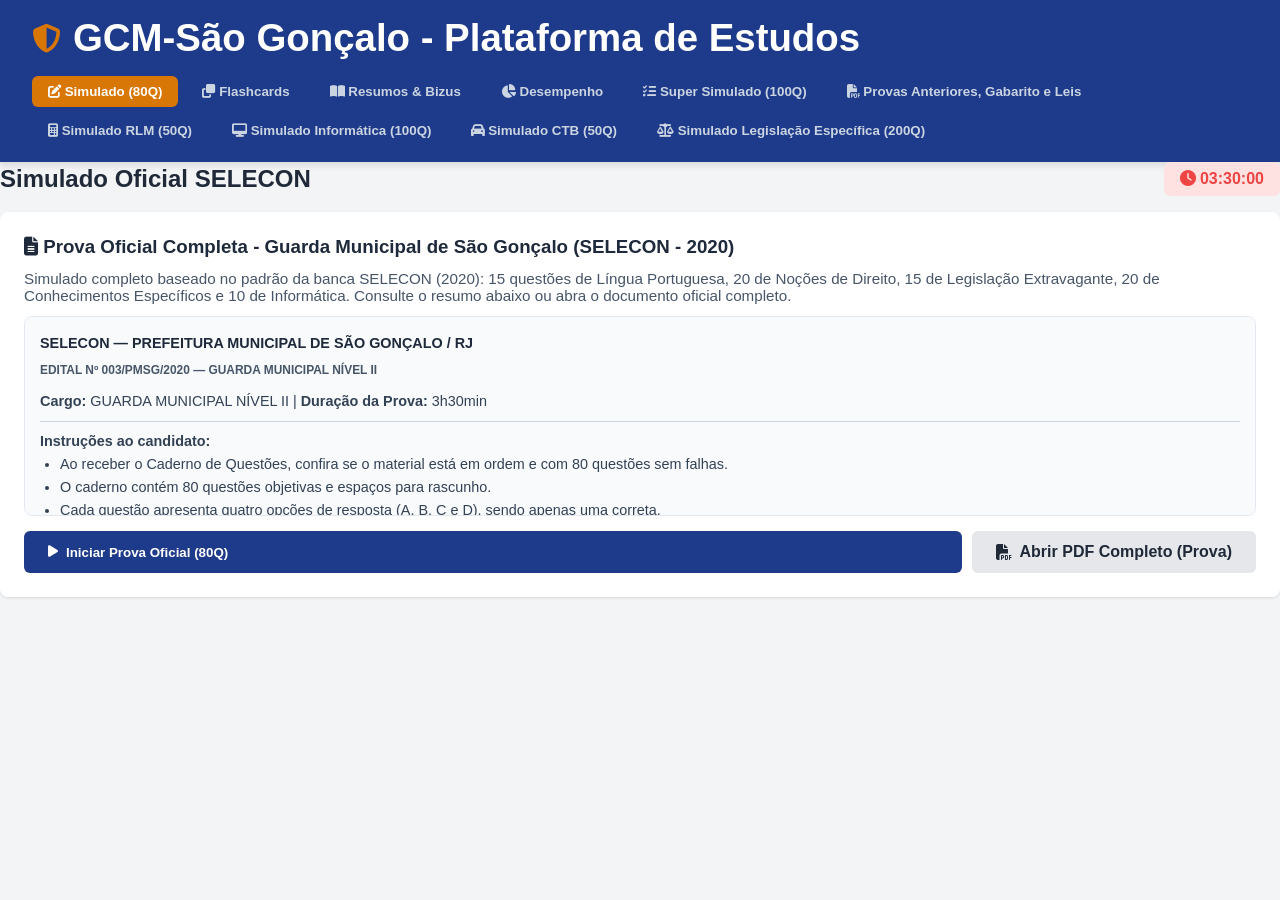
<file: index.html>
<!DOCTYPE html>
<html lang="pt-BR">

<head>
    <meta charset="UTF-8">
    <meta name="viewport" content="width=device-width, initial-scale=1.0">
    <title>Estudo Interativo - GCM São Gonçalo</title>
    <!-- Importação do CSS externo -->
    <link rel="stylesheet" href="style.css">
    <!-- Fontes e ícones (FontAwesome) -->
    <link rel="stylesheet" href="https://cdnjs.cloudflare.com/ajax/libs/font-awesome/6.4.0/css/all.min.css">

    <!-- Configurações PWA -->
    <link rel="manifest" href="manifest.json">
    <link rel="apple-touch-icon" href="icon-192.png">
    <link rel="shortcut icon" href="icon-192.png" type="image/png">
    <meta name="theme-color" content="#1a365d">
</head>

<body>

    <!-- Cabeçalho -->
    <header class="app-header">
        <div class="logo-area">
            <i class="fa-solid fa-shield-halved"></i>
            <h1>GCM-São Gonçalo - Plataforma de Estudos</h1>
        </div>
        <nav class="nav-tabs">
            <button class="tab-btn active" data-target="simulado-section"><i class="fa-solid fa-pen-to-square"></i>
                Simulado (80Q)</button>
            <button class="tab-btn" data-target="flashcards-section"><i class="fa-solid fa-clone"></i>
                Flashcards</button>
            <button class="tab-btn" data-target="resumos-section"><i class="fa-solid fa-book-open"></i> Resumos &
                Bizus</button>
            <button class="tab-btn" data-target="stats-section"><i class="fa-solid fa-chart-pie"></i>
                Desempenho</button>
            <button class="tab-btn" data-target="super-simulado-section"><i class="fa-solid fa-list-check"></i>
                Super Simulado (100Q)</button>
            <button class="tab-btn" data-target="provas-section">
                <i class="fa-solid fa-file-pdf"></i> Provas Anteriores, Gabarito e Leis
            </button>
            <button class="tab-btn" data-target="rlm-section">
                <i class="fa-solid fa-calculator"></i> Simulado RLM (50Q)
            </button>
            <button class="tab-btn" data-target="info-section"><i class="fa-solid fa-desktop"></i>
                Simulado Informática (100Q)</button>
            <button class="tab-btn" data-target="ctb-section">
                <i class="fa-solid fa-car"></i> Simulado CTB (50Q)
            </button>

            <button class="tab-btn" data-target="especificas-section">
                <i class="fa-solid fa-scale-balanced"></i> Simulado Legislação Específica (200Q)
            </button>
        </nav>
    </header>

    <!-- Seção: Simulado -->
    <section id="simulado-section" class="content-section active">
        <div class="simulado-top-bar">
            <h2>Simulado Oficial SELECON</h2>
            <div id="timer" class="timer-badge"><i class="fa-solid fa-clock"></i> 03:30:00</div>
        </div>

        <!-- Introdução Unificada com a Prova Completa e Acesso ao PDF -->
        <div id="simulado-intro" class="card">
            <h3 style="margin-bottom: 12px; color: #1e293b;"><i class="fa-solid fa-file-lines"></i> Prova Oficial
                Completa - Guarda Municipal de São Gonçalo (SELECON - 2020)</h3>
            <p style="margin-bottom: 12px; color: #475569; font-size: 0.95rem;">
                Simulado completo baseado no padrão da banca SELECON (2020): 15 questões de Língua Portuguesa, 20 de
                Noções de Direito, 15 de Legislação Extravagante, 20 de Conhecimentos Específicos e 10 de Informática.
                Consulte o resumo abaixo ou abra o documento oficial completo.
            </p>

            <!-- Caixa com barra de rolagem contendo as informações e estrutura do edital -->
            <div class="prova-scroll-box"
                style="max-height: 200px; overflow-y: auto; background-color: #f8fafc; border: 1px solid #e2e8f0; border-radius: 8px; padding: 15px; font-size: 0.9rem; line-height: 1.6; color: #334155; margin-bottom: 15px;">
                <h4 style="color: #1e293b; margin-bottom: 6px;">SELECON — PREFEITURA MUNICIPAL DE SÃO GONÇALO / RJ</h4>
                <h5 style="color: #475569; margin-bottom: 10px;">EDITAL Nº 003/PMSG/2020 — GUARDA MUNICIPAL NÍVEL II
                </h5>

                <p><strong>Cargo:</strong> GUARDA MUNICIPAL NÍVEL II | <strong>Duração da Prova:</strong> 3h30min</p>

                <hr style="border: 0; border-top: 1px solid #cbd5e1; margin: 8px 0;">

                <p><strong>Instruções ao candidato:</strong></p>
                <ul style="margin-left: 20px; margin-bottom: 8px;">
                    <li>Ao receber o Caderno de Questões, confira se o material está em ordem e com 80 questões sem
                        falhas.</li>
                    <li>O caderno contém 80 questões objetivas e espaços para rascunho.</li>
                    <li>Cada questão apresenta quatro opções de resposta (A, B, C e D), sendo apenas uma correta.</li>
                    <li>O candidato poderá entregar o cartão de respostas e retirar-se da sala após decorrida 1 (uma)
                        hora de prova.</li>
                    <li>Utilize caneta esferográfica de tinta na cor azul ou preta.</li>
                </ul>

                <p style="margin-top: 8px;"><strong>Frase para o exame grafotécnico:</strong> <em>"A Segurança Pública é
                        uma conquista da cidadania."</em></p>

                <hr style="border: 0; border-top: 1px solid #cbd5e1; margin: 8px 0;">

                <p><strong>Estrutura da Prova (80 Questões):</strong></p>
                <p>- <strong>Língua Portuguesa (15Q - 01 a 15):</strong> Interpretação de texto, sintaxe, crase e
                    gramática.</p>
                <p>- <strong>Noções de Direito (20Q - 16 a 35):</strong> Direito Constitucional, Administrativo, Penal e
                    Processual Penal.</p>
                <p>- <strong>Legislação Extravagante (15Q - 36 a 50):</strong> Leis de Crimes Hediondos, Abuso de
                    Autoridade, ECA, Drogas, Maria da Penha, etc.</p>
                <p>- <strong>Conhecimentos Específicos (20Q - 51 a 70):</strong> Lei 13.675/2018 (Sinesp), Estatuto da
                    GCM (Lei 13.022/14) e Estatuto dos Servidores de São Gonçalo (Lei 050/91).</p>
                <p>- <strong>Informática (10Q - 71 a 80):</strong> Hardware, Windows 10, Linux Ubuntu, Word 2016, Excel,
                    Redes e Segurança.</p>
            </div>

            <!-- Botões de Ação -->
            <div style="display: flex; gap: 10px; flex-wrap: wrap;">
                <button id="start-simulado-btn" class="btn primary-btn" style="flex: 1;"><i
                        class="fa-solid fa-play"></i> Iniciar Prova Oficial (80Q)</button>

                <!-- Botão para abrir o PDF completo -->
                <a href="guarda_municipal.pdf" target="_blank" class="btn secondary-btn"
                    style="text-decoration: none; display: inline-flex; align-items: center; justify-content: center; gap: 8px;">
                    <i class="fa-solid fa-file-pdf"></i> Abrir PDF Completo (Prova)
                </a>
            </div>
        </div>

        <!-- Área do Quiz com Leitor de PDF Integrado -->
        <div id="simulado-quiz-area" class="hidden">

            <!-- Botão de Acesso Direto ao PDF Oficial em Nova Aba -->
            <div style="margin-bottom: 15px;">
                <a href="guarda_municipal.pdf" target="_blank" class="btn secondary-btn"
                    style="text-decoration: none; display: inline-flex; align-items: center; gap: 8px;">
                    <i class="fa-solid fa-file-pdf"></i> Consultar Prova Oficial (PDF Completo)
                </a>
            </div>

            <!-- Container do PDF Integrado (Inicialmente Oculto) -->
            <div id="pdf-viewer-container" class="card hidden"
                style="margin-bottom: 20px; border: 2px solid #3182ce; padding: 10px;">
                <div
                    style="display: flex; justify-content: space-between; align-items: center; margin-bottom: 10px; padding-bottom: 8px; border-bottom: 1px solid #e2e8f0;">
                    <span style="font-weight: bold; color: #1e293b;"><i class="fa-solid fa-book-open"></i> Caderno
                        de Questões Oficial - SELECON 2020</span>
                    <button id="close-pdf-btn" class="btn danger-btn" style="padding: 5px 12px; font-size: 0.85rem;">
                        <i class="fa-solid fa-xmark"></i> Fechar PDF
                    </button>
                </div>
                <iframe src="guarda_municipal.pdf"
                    style="width: 100%; height: 450px; border: none; border-radius: 6px;"></iframe>
            </div>

            <div class="quiz-layout">
                <div class="question-card card">
                    <div class="q-meta">
                        <span id="q-subject-badge" class="badge">Disciplina</span>
                        <span id="q-number">Questão 1 de 80</span>
                    </div>
                    <h3 id="q-text">Enunciado da questão aparecerá aqui...</h3>
                    <div id="options-container" class="options-list">
                        <!-- Opções geradas via JS -->
                    </div>
                    <div class="quiz-nav-buttons">
                        <!-- Botão Sair idêntico ao dos outros simulados -->
                        <button id="exit-simulado-btn" class="btn danger-btn"><i
                                class="fa-solid fa-right-from-bracket"></i> Sair</button>
                        <button id="prev-q-btn" class="btn secondary-btn"><i class="fa-solid fa-arrow-left"></i>
                            Anterior</button>
                        <button id="next-q-btn" class="btn primary-btn">Próxima <i
                                class="fa-solid fa-arrow-right"></i></button>
                    </div>
                </div>

                <div class="quiz-sidebar card">
                    <h4>Gabarito de Questões</h4>
                    <div id="question-grid" class="q-grid">
                        <!-- Grade de 1 a 80 gerada via JS -->
                    </div>
                    <button id="finish-simulado-btn" class="btn danger-btn"><i class="fa-solid fa-flag-checkered"></i>
                        Finalizar Prova</button>
                </div>
            </div>
        </div>

        <div id="simulado-result-area" class="hidden card text-center">
            <h2>Resultado do Simulado</h2>
            <div id="score-display" class="score-badge">0 / 80</div>
            <p id="score-feedback">Parabéns por concluir!</p>
            <button id="restart-simulado-btn" class="btn primary-btn"><i class="fa-solid fa-rotate-right"></i>
                Refazer Simulado</button>
        </div>
    </section>

    <!-- Seção: Flashcards -->
    <section id="flashcards-section" class="content-section">
        <h2>Flashcards de Memorização Ativa</h2>
        <div class="flashcard-container">
            <div id="flashcard" class="flashcard card">
                <div class="flashcard-inner">
                    <div class="flashcard-front">
                        <span id="fc-category" class="badge">Estatuto das Guardas</span>
                        <h3 id="fc-question">Qual é o princípio mínimo de atuação da Guarda Municipal conforme a Lei
                            13.022/14?</h3>
                        <span class="flip-hint"><i class="fa-solid fa-rotate"></i> Clique para virar o cartão</span>
                    </div>
                    <div class="flashcard-back">
                        <h3>Resposta:</h3>
                        <p id="fc-answer">I - Proteção dos direitos humanos fundamentais... II - Preservação da
                            vida, redução do sofrimento e diminuição das perdas...</p>
                    </div>
                </div>
            </div>
            <div class="flashcard-controls">
                <button id="fc-prev" class="btn secondary-btn"><i class="fa-solid fa-chevron-left"></i>
                    Anterior</button>
                <button id="fc-flip" class="btn primary-btn"><i class="fa-solid fa-repeat"></i> Virar
                    Cartão</button>
                <button id="fc-next" class="btn secondary-btn">Próximo <i
                        class="fa-solid fa-chevron-right"></i></button>
            </div>
        </div>
    </section>

    <!-- Seção: Resumos Teóricos & Bizus -->
    <section id="resumos-section" class="content-section">
        <h2>Resumos Teóricos & Bizus Estratégicos (COSEAC)</h2>
        <p style="margin-bottom: 1.5rem; color: var(--text-muted);">Pontos de atenção e macetes de memorização
            focados no edital da Guarda Municipal de Maricá:</p>

        <div class="materias-grid">
            <!-- Card 1: Estatuto -->
            <div class="card" style="padding: 1.5rem;">
                <div style="display: flex; justify-content: space-between; align-items: center; margin-bottom: 0.8rem;">
                    <span class="badge" style="background-color: #e3f2fd; color: #1565c0;"><i
                            class="fa-solid fa-star"></i> Alto Rendimento</span>
                    <small style="color: var(--text-muted);">Lei 13.022/14</small>
                </div>
                <h3><i class="fa-solid fa-scale-balanced" style="color: #1565c0;"></i> Estatuto das Guardas</h3>
                <p style="margin: 0.8rem 0; font-size: 0.95rem;">
                    <strong>Artigo Chave (Art. 3º):</strong> Princípios Mínimos (Proteção dos Direitos Humanos,
                    Preservação da vida, Uso progressivo da força).
                </p>
                <ul
                    style="text-align: left; margin: 1rem 0; padding-left: 1.2rem; font-size: 0.9rem; line-height: 1.6;">
                    <li><strong>Natureza:</strong> Instituição civil, uniformizada e armada.</li>
                    <li><strong>Controle:</strong> Interno (Corregedoria) e Externo (Ouvidoria).</li>
                    <li><strong>Vedações:</strong> Proibida subordinação a comandos militares.</li>
                </ul>
            </div>

            <!-- Card 2: Constituição -->
            <div class="card" style="padding: 1.5rem;">
                <div style="display: flex; justify-content: space-between; align-items: center; margin-bottom: 0.8rem;">
                    <span class="badge" style="background-color: #fff3e0; color: #e65100;"><i
                            class="fa-solid fa-fire"></i> Cai Sempre</span>
                    <small style="color: var(--text-muted);">CF/88 Art. 144</small>
                </div>
                <h3><i class="fa-solid fa-landmark" style="color: #e65100;"></i> Artigo 144 - Segurança Pública</h3>
                <p style="margin: 0.8rem 0; font-size: 0.95rem;">
                    <strong>Artigo Chave (§ 8º):</strong> Os Municípios poderão constituir guardas municipais para
                    proteção de seus <em>bens, serviços e instalações</em>.
                </p>
                <ul
                    style="text-align: left; margin: 1rem 0; padding-left: 1.2rem; font-size: 0.9rem; line-height: 1.6;">
                    <li><strong>Inviolabilidade do Domicílio:</strong> Flagrante, desastre, socorro ou ordem
                        judicial (dia).</li>
                    <li><strong>Remédios:</strong> Habeas Corpus (Locomoção) e Habeas Data (Informação pessoal).
                    </li>
                </ul>
            </div>

            <!-- Card 3: Penal & CTB -->
            <div class="card" style="padding: 1.5rem;">
                <div style="display: flex; justify-content: space-between; align-items: center; margin-bottom: 0.8rem;">
                    <span class="badge" style="background-color: #e8f5e9; color: #2e7d32;"><i
                            class="fa-solid fa-gavel"></i> Bizu Prático</span>
                    <small style="color: var(--text-muted);">CP & CTB</small>
                </div>
                <h3><i class="fa-solid fa-handcuffs" style="color: #2e7d32;"></i> Direito Penal & Trânsito</h3>
                <p style="margin: 0.8rem 0; font-size: 0.95rem;">
                    Diferencie os crimes funcionais mais cobrados em provas da Guarda:
                </p>
                <ul
                    style="text-align: left; margin: 1rem 0; padding-left: 1.2rem; font-size: 0.9rem; line-height: 1.6;">
                    <li><strong>Concussão (Art. 316):</strong> <em>EXIGIR</em> vantagem indevida.</li>
                    <li><strong>Corrupção Passiva (Art. 317):</strong> <em>SOLICITAR</em> ou <em>RECEBER</em>
                        vantagem.</li>
                    <li><strong>Prevaricação (Art. 319):</strong> Retardar/deixar de agir por <em>INTERESSE
                            PESSOAL</em>.</li>
                    <li><strong>CTB Art. 304:</strong> Omissão de socorro no trânsito (Crime).</li>
                </ul>
            </div>
        </div>
    </section>

    <!-- Seção: Estatísticas / Desempenho -->
    <section id="stats-section" class="content-section">
        <h2>Seu Progresso e Estatísticas</h2>
        <div class="stats-grid">
            <div class="card stat-card">
                <h3>Simulados Realizados</h3>
                <p id="stat-total-simulados" class="stat-number">0</p>
            </div>
            <div class="card stat-card">
                <h3>Média de Acertos</h3>
                <p id="stat-media-acertos" class="stat-number">0%</p>
            </div>
            <div class="card stat-card">
                <h3>Flashcards Vistos</h3>
                <p id="stat-flashcards" class="stat-number">0</p>
            </div>
        </div>

        <!-- Botão para Zerar Estatísticas -->
        <div class="text-center" style="margin-top: 2rem;">
            <button id="reset-stats-btn" class="btn danger-btn">
                <i class="fa-solid fa-trash"></i> Zerar Estatísticas
            </button>
        </div>
    </section>

    <!-- Seção: Super Simulado por Matéria -->
    <section id="super-simulado-section" class="content-section">
        <h2>Super Simulado por Matéria</h2>
        <div id="super-menu" class="card text-center">
            <p>Escolha a disciplina desejada para iniciar o treino focado:</p>
            <div class="materias-grid">
                <button class="btn primary-btn materia-filter-btn" data-materia="Constitucional">Direito
                    Constitucional</button>
                <button class="btn primary-btn materia-filter-btn" data-materia="Administrativo">Direito
                    Administrativo</button>
                <button class="btn primary-btn materia-filter-btn" data-materia="LegislacaoGCM">Legislação da Guarda
                    Municipal</button>
                <button class="btn primary-btn materia-filter-btn" data-materia="PenalEspecial">Direito Penal,
                    Processual Penal e Especial</button>
                <button class="btn primary-btn materia-filter-btn" data-materia="DireitosHumanos">Direitos Humanos e
                    Legislação Social</button>
                <button class="btn secondary-btn materia-filter-btn" data-materia="Todas">Simulado Geral (Todas as
                    Matérias)</button>
                <button class="tab-btn" data-target="provas-section"><i class="fa-solid fa-file-pdf"></i> Provas
                    Anteriores</button>
            </div>
        </div>

        <div id="super-quiz-area" class="hidden">
            <div class="simulado-top-bar">
                <h3 id="super-titulo-materia">Filtro Ativo</h3>
                <button id="voltar-menu-btn" class="btn secondary-btn"><i class="fa-solid fa-arrow-left"></i>
                    Escolher Outra Matéria</button>
            </div>
            <div class="quiz-layout">
                <div class="question-card card">
                    <div class="q-meta">
                        <span id="super-q-subject" class="badge">Disciplina</span>
                        <span id="super-q-number">Questão 1</span>
                    </div>
                    <h3 id="super-q-text">Enunciado...</h3>
                    <div id="super-options-container" class="options-list"></div>
                    <div class="quiz-nav-buttons">
                        <button id="super-prev-btn" class="btn secondary-btn"><i class="fa-solid fa-arrow-left"></i>
                            Anterior</button>
                        <button id="super-next-btn" class="btn primary-btn">Próxima <i
                                class="fa-solid fa-arrow-right"></i></button>
                    </div>
                </div>
                <div class="quiz-sidebar card">
                    <h4>Questões da Matéria</h4>
                    <div id="super-question-grid" class="q-grid"></div>
                    <button id="super-finish-btn" class="btn danger-btn"><i class="fa-solid fa-flag-checkered"></i>
                        Finalizar Bloco</button>
                </div>
            </div>
        </div>

        <div id="super-result-area" class="hidden card text-center">
            <h2>Resultado do Bloco</h2>
            <div id="super-score-display" class="score-badge">0 / 0</div>
            <p id="super-score-feedback">Bom trabalho!</p>
            <button id="super-restart-btn" class="btn primary-btn"><i class="fa-solid fa-rotate-right"></i> Escolher
                Outra Matéria</button>
        </div>
    </section>

    <!-- Seção: Provas Anteriores, Gabaritos e Leis -->
    <section id="provas-section" class="content-section">
        <h2>Provas Anteriores, Gabaritos e Documentação</h2>
        <p>Acesse as provas anteriores, gabaritos oficiais e a documentação de apoio para o seu estudo prático:</p>

        <div class="materias-grid" style="margin-top: 1.5rem;">
            <!-- Card Prova -->
            <div class="card text-center" style="padding: 1.5rem;">
                <i class="fa-solid fa-file-pdf" style="font-size: 2.5rem; color: #d32f2f; margin-bottom: 0.8rem;"></i>
                <h3>Caderno de Prova (2020)</h3>
                <p style="margin: 0.8rem 0; color: var(--text-muted); font-size: 0.9rem;">
                    Prova oficial da Guarda Municipal de São Gonçalo aplicada pela banca SELECON com 80 questões
                    objetivas.
                </p>
                <a href="guarda_municipal.pdf" target="_blank" class="btn primary-btn"
                    style="text-decoration: none; display: inline-flex; align-items: center; justify-content: center; gap: 0.5rem; width: 100%;">
                    <i class="fa-solid fa-eye"></i> Abrir Prova em PDF
                </a>
            </div>

            <!-- Card Gabarito -->
            <div class="card text-center" style="padding: 1.5rem;">
                <i class="fa-solid fa-file-circle-check"
                    style="font-size: 2.5rem; color: #2e7d32; margin-bottom: 0.8rem;"></i>
                <h3>Gabarito Oficial (2020)</h3>
                <p style="margin: 0.8rem 0; color: var(--text-muted); font-size: 0.9rem;">
                    Gabarito oficial de respostas da prova da SELECON para conferência.
                </p>
                <a href="gabarito_oficial.pdf" target="_blank" class="btn primary-btn"
                    style="text-decoration: none; display: inline-flex; align-items: center; justify-content: center; gap: 0.5rem; width: 100%;">
                    <i class="fa-solid fa-square-check"></i> Abrir Gabarito em PDF
                </a>
            </div>

            <!-- Card Estatuto dos Servidores (Lei 050/1991) -->
            <div class="card text-center" style="padding: 1.5rem;">
                <i class="fa-solid fa-book-bookmark"
                    style="font-size: 2.5rem; color: #3182ce; margin-bottom: 0.8rem;"></i>
                <h3>Estatuto de São Gonçalo (Lei 050/91)</h3>
                <p style="margin: 0.8rem 0; color: var(--text-muted); font-size: 0.9rem;">
                    Estatuto dos Servidores Públicos do Município de São Gonçalo para consulta detalhada.
                </p>
                <a href="lei-050.pdf" target="_blank" class="btn primary-btn"
                    style="text-decoration: none; display: inline-flex; align-items: center; justify-content: center; gap: 0.5rem; width: 100%;">
                    <i class="fa-solid fa-file-pdf"></i> Abrir Lei em PDF
                </a>
            </div>
        </div>
    </section>

    <!-- Seção: Simulado RLM -->
    <section id="rlm-section" class="content-section">
        <div class="simulado-top-bar">
            <h2>Simulado Raciocínio Lógico (50Q) - COSEAC</h2>
            <div id="rlm-timer" class="timer-badge"><i class="fa-solid fa-clock"></i> 03:00:00</div>
        </div>

        <div id="rlm-intro" class="card">
            <p>Simulado exclusivo de <strong>Raciocínio Lógico</strong> focado no edital COSEAC/UFF para Guarda
                Municipal. Teste seu conhecimento em sequências, conjuntos, proporções e probabilidades.</p>
            <button id="start-rlm-btn" class="btn primary-btn"><i class="fa-solid fa-play"></i> Iniciar Simulado
                RLM</button>
        </div>

        <!-- Área do Quiz de RLM (Oculta inicialmente) -->
        <div id="rlm-quiz-area" class="hidden">
            <div class="quiz-layout">
                <div class="question-card card">
                    <div class="q-meta">
                        <span id="rlm-subject-badge" class="badge">Raciocínio Lógico</span>
                        <span id="rlm-q-number">Questão 1 de 20</span>
                    </div>
                    <h3 id="rlm-q-text">Enunciado da questão aparecerá aqui...</h3>
                    <div id="rlm-options-container" class="options-list">
                        <!-- Opções geradas via JS -->
                    </div>
                    <div class="quiz-nav-buttons">
                        <button id="rlm-exit-btn" class="btn danger-btn"><i class="fa-solid fa-right-from-bracket"></i>
                            Sair</button>
                        <div>
                            <button id="rlm-prev-q-btn" class="btn secondary-btn"><i class="fa-solid fa-arrow-left"></i>
                                Anterior</button>
                            <button id="rlm-next-q-btn" class="btn primary-btn">Próxima <i
                                    class="fa-solid fa-arrow-right"></i></button>
                        </div>
                    </div>
                </div>

                <div class="quiz-sidebar card">
                    <h4>Gabarito RLM</h4>
                    <div id="rlm-question-grid" class="q-grid">
                        <!-- Grade de questões gerada via JS -->
                    </div>
                    <button id="rlm-finish-btn" class="btn danger-btn"><i class="fa-solid fa-flag-checkered"></i>
                        Finalizar Prova</button>
                </div>
            </div>
        </div>

        <!-- Área de Resultado do RLM (Oculta inicialmente) -->
        <div id="rlm-result-area" class="hidden card text-center">
            <h2>Resultado do Simulado RLM</h2>
            <div id="rlm-score-display" class="score-badge">0 / 20</div>
            <p id="rlm-score-feedback">Bom trabalho! Continue praticando para gabaritar a COSEAC.</p>
            <button id="rlm-restart-btn" class="btn primary-btn"><i class="fa-solid fa-rotate-right"></i> Refazer
                Simulado RLM</button>
        </div>
    </section>

    <!-- Seção: Simulado Informática (100Q) -->
    <section id="info-section" class="content-section hidden">
        <div class="simulado-top-bar">
            <h2>Simulado Informática (100Q) - COSEAC</h2>
            <div id="info-timer" class="timer-badge"><i class="fa-solid fa-clock"></i> 04:00:00</div>
        </div>

        <!-- Introdução de Informática -->
        <div id="info-intro" class="card text-center">
            <p>Simulado exclusivo de <strong>Noções de Informática</strong> focado no edital COSEAC/UFF para Guarda
                Municipal. Teste seu conhecimento com 100 questões abrangendo Windows, Pacote Office, Redes e
                Segurança da Informação.</p>
            <button id="start-info-btn" class="btn primary-btn"><i class="fa-solid fa-play"></i> Iniciar Simulado
                Informática</button>
        </div>

        <!-- Área do Quiz de Informática -->
        <div id="info-quiz-area" class="hidden">
            <div class="quiz-layout">
                <div class="question-card card">
                    <div class="q-meta">
                        <span id="info-subject-badge" class="badge">Informática</span>
                        <span id="info-q-number">Questão 1 de 100</span>
                    </div>
                    <h3 id="info-q-text">Enunciado da questão aparecerá aqui...</h3>

                    <div id="info-options-container" class="options-list">
                        <!-- Opções geradas via JS -->
                    </div>

                    <!-- Caixinha de Feedback / Explicação (Adicionada) -->
                    <div id="info-feedback-box" class="feedback-box hidden">
                        <div id="info-feedback-status" class="feedback-status"></div>
                        <div id="info-feedback-text" class="feedback-text"></div>
                    </div>

                    <div class="quiz-nav-buttons">
                        <button id="info-exit-btn" class="btn danger-btn"><i class="fa-solid fa-right-from-bracket"></i>
                            Sair</button>
                        <div>
                            <button id="info-prev-q-btn" class="btn secondary-btn"><i
                                    class="fa-solid fa-arrow-left"></i> Anterior</button>
                            <button id="info-next-q-btn" class="btn primary-btn">Próxima <i
                                    class="fa-solid fa-arrow-right"></i></button>
                        </div>
                    </div>
                </div>

                <!-- Gabarito Lateral de Informática -->
                <div class="gabarito-card card">
                    <h4>Gabarito Informática</h4>
                    <div id="info-question-grid" class="q-grid">
                        <!-- Caixas geradas via JS -->
                    </div>
                    <button id="info-finish-btn" class="btn danger-btn full-width"><i
                            class="fa-solid fa-flag-checkered"></i> Finalizar Prova</button>
                </div>
            </div>
        </div>

        <!-- Área de Resultado de Informática -->
        <div id="info-result-area" class="hidden card text-center">
            <h3>Resultado do Simulado de Informática</h3>
            <p>Você concluiu o simulado!</p>
            <div class="score-display" id="info-score-display">0 / 100</div>
            <button id="info-restart-btn" class="btn primary-btn">Tentar Novamente</button>
        </div>
    </section>

    <!-- Seção: Simulado CTB (50Q) -->
    <section id="ctb-section" class="content-section hidden">
        <div class="simulado-top-bar">
            <h2>Simulado CTB (50 Questões) - Trânsito</h2>
            <div id="ctb-timer-top" class="timer-badge"><i class="fa-solid fa-clock"></i> 02:00:00</div>
        </div>

        <!-- Introdução CTB -->
        <div id="ctb-intro" class="card text-center">
            <p>Questões focadas na Legislação de Trânsito (Código de Trânsito Brasileiro - CTB) para a Guarda
                Municipal de Maricá.</p>
            <button id="start-ctb-btn" class="btn primary-btn"><i class="fa-solid fa-play"></i> Iniciar Simulado
                CTB</button>
        </div>

        <!-- Área do Quiz CTB -->
        <div id="ctb-quiz-area" class="hidden">
            <div class="quiz-layout">
                <div class="question-card card">
                    <div class="q-meta">
                        <span id="ctb-subject-badge" class="badge">Legislação de Trânsito</span>
                        <span id="ctb-q-number">Questão 1 de 50</span>
                    </div>
                    <h3 id="ctb-q-text">Enunciado da questão aparecerá aqui...</h3>

                    <div id="ctb-options-container" class="options-list">
                        <!-- Opções geradas via JS -->
                    </div>

                    <!-- Caixinha de Feedback / Explicação do CTB (Posicionada corretamente DENTRO do cartão) -->
                    <div id="ctb-feedback-box" class="feedback-box hidden">
                        <div id="ctb-feedback-status" class="feedback-status"></div>
                        <div id="ctb-feedback-text" class="feedback-text"></div>
                    </div>

                    <div class="quiz-nav-buttons">
                        <button id="ctb-exit-btn" class="btn danger-btn"><i class="fa-solid fa-right-from-bracket"></i>
                            Sair</button>
                        <div>
                            <button id="ctb-prev-q-btn" class="btn secondary-btn" disabled><i
                                    class="fa-solid fa-arrow-left"></i> Anterior</button>
                            <button id="ctb-next-q-btn" class="btn primary-btn">Próxima <i
                                    class="fa-solid fa-arrow-right"></i></button>
                        </div>
                    </div>
                </div>

                <!-- Gabarito Lateral CTB -->
                <div class="gabarito-card card">
                    <h4>Gabarito CTB</h4>
                    <div id="ctb-question-grid" class="q-grid">
                        <!-- Grade gerada via JS -->
                    </div>
                    <button id="ctb-finish-btn" class="btn danger-btn full-width"><i
                            class="fa-solid fa-flag-checkered"></i> Finalizar Prova</button>
                </div>
            </div>
        </div>

        <!-- Área de Resultado CTB -->
        <div id="ctb-result-area" class="hidden card text-center">
            <h3>Resultado do Simulado CTB</h3>
            <p>Você concluiu o simulado!</p>
            <div class="score-display" id="ctb-score-display">0 / 50</div>
            <button id="ctb-restart-btn" class="btn primary-btn">Tentar Novamente</button>
        </div>
    </section>

    <!-- Seção: Simulado Lei 1416 (50Q) - Estatuto de São Gonçalo -->
    <section id="lei1416-section" class="content-section hidden">
        <div class="simulado-top-bar">
            <h2>Simulado Lei 1416/2022 (50 Questões) - Estatuto dos Servidores de São Gonçalo</h2>
            <div id="lei1416-timer" class="timer-badge"><i class="fa-solid fa-clock"></i> 02:00:00</div>
        </div>

        <!-- Introdução Lei 1416 -->
        <div id="lei1416-intro" class="card text-center">
            <p>Questões focadas no <strong>Estatuto dos Servidores Públicos do Município de São Gonçalo</strong>
                (Lei nº 1416/2022) para os concursos da Guarda Civil Municipal.</p>
            <button id="start-lei1416-btn" class="btn primary-btn"><i class="fa-solid fa-play"></i> Iniciar Simulado
                Lei 1416</button>
        </div>

        <!-- Área do Quiz Lei 1416 -->
        <div id="lei1416-quiz-area" class="hidden">
            <div class="quiz-layout">
                <div class="question-card card">
                    <div class="q-meta">
                        <span id="lei1416-subject-badge" class="badge">Estatuto de São Gonçalo</span>
                        <span id="lei1416-q-number">Questão 1 de 50</span>
                    </div>
                    <h3 id="lei1416-q-text">Enunciado da questão aparecerá aqui...</h3>

                    <div id="lei1416-options-container" class="options-list">
                        <!-- Opções geradas via JS -->
                    </div>

                    <!-- Caixinha de Feedback / Explicação -->
                    <div id="lei1416-feedback-box" class="feedback-box hidden">
                        <div id="lei1416-feedback-status" class="feedback-status"></div>
                        <div id="lei1416-feedback-text" class="feedback-text"></div>
                    </div>

                    <div class="quiz-nav-buttons">
                        <button id="lei1416-exit-btn" class="btn danger-btn"><i
                                class="fa-solid fa-right-from-bracket"></i> Sair</button>
                        <div>
                            <button id="lei1416-prev-q-btn" class="btn secondary-btn"><i
                                    class="fa-solid fa-arrow-left"></i> Anterior</button>
                            <button id="lei1416-next-q-btn" class="btn primary-btn">Próxima <i
                                    class="fa-solid fa-arrow-right"></i></button>
                        </div>
                    </div>
                </div>

                <!-- Gabarito Lateral Lei 1416 -->
                <div class="gabarito-card card">
                    <h4>Gabarito Lei 1416</h4>
                    <div id="lei1416-question-grid" class="q-grid">
                        <!-- Caixas geradas via JS -->
                    </div>
                    <button id="lei1416-finish-btn" class="btn danger-btn full-width"><i
                            class="fa-solid fa-flag-checkered"></i> Finalizar Prova</button>
                </div>
            </div>
        </div>

        <!-- Área de Resultado Lei 1416 -->
        <div id="lei1416-result-area" class="hidden card text-center">
            <h3>Resultado do Simulado Lei 1416</h3>
            <p>Você concluiu o simulado!</p>
            <div class="score-display" id="lei1416-score-display">0 / 50</div>
            <button id="lei1416-restart-btn" class="btn primary-btn">Tentar Novamente</button>
        </div>
    </section>

    <!-- ========================================== -->
    <!-- SECÇÃO: SIMULADO LEGISLAÇÃO ESPECÍFICA (200Q) -->
    <!-- ========================================== -->
    <section id="especificas-section" class="content-section hidden">
        <div class="simulado-header">
            <h2>Simulado Legislação Específica (200Q) - Guarda Municipal</h2>
            <div id="especificas-timer" class="timer-box"><i class="fa-solid fa-clock"></i> 01:00:00</div>
        </div>

        <!-- Ecrã Inicial / Introdução com Escolha de Tópicos Completa -->
        <div id="especificas-intro" class="intro-card card">
            <h3>Escolha o Tópico de Estudo - Edital Guarda de São Gonçalo</h3>
            <p>Selecione abaixo qual o bloco de matérias do edital deseja treinar neste simulado:</p>

            <div class="topic-selection-buttons"
                style="display: flex; flex-direction: column; gap: 0.75rem; margin: 1.5rem 0;">
                <button class="btn topic-btn" data-topic="all"
                    style="background-color: #3182ce; color: white; text-align: left; padding: 1rem; border-radius: 8px; border: none; cursor: pointer; font-weight: 600;">
                    <i class="fa-solid fa-layer-group"></i> Simulado Geral (Todas as Matérias do Edital)
                </button>
                <button class="btn topic-btn" data-topic="legislacao-guarda"
                    style="background-color: #f8fafc; color: #1e293b; text-align: left; padding: 1rem; border-radius: 8px; border: 1px solid #cbd5e1; cursor: pointer; font-weight: 600;">
                    <i class="fa-solid fa-shield-halved"></i> 1. Legislação da Guarda Municipal (Leis 13.022, 13.675
                    e Estatutos)
                </button>
                <button class="btn topic-btn" data-topic="extravagante"
                    style="background-color: #f8fafc; color: #1e293b; text-align: left; padding: 1rem; border-radius: 8px; border: 1px solid #cbd5e1; cursor: pointer; font-weight: 600;">
                    <i class="fa-solid fa-scale-balanced"></i> 2. Legislação Penal Extravagante (Abuso, Hediondos,
                    Tortura, ECA, etc.)
                </button>
                <button class="btn topic-btn" data-topic="constitucional-administrativo"
                    style="background-color: #f8fafc; color: #1e293b; text-align: left; padding: 1rem; border-radius: 8px; border: 1px solid #cbd5e1; cursor: pointer; font-weight: 600;">
                    <i class="fa-solid fa-landmark"></i> 3. Direito Constitucional & Administrativo (CF/88 e LIA)
                </button>
                <button class="btn topic-btn" data-topic="penal-processual"
                    style="background-color: #f8fafc; color: #1e293b; text-align: left; padding: 1rem; border-radius: 8px; border: 1px solid #cbd5e1; cursor: pointer; font-weight: 600;">
                    <i class="fa-solid fa-gavel"></i> 4. Direito Penal & Processual Penal (CP e Lei nº 9.099/95)
                </button>
                <button class="btn topic-btn" data-topic="estatutos-municipais"
                    style="background-color: #f8fafc; color: #1e293b; text-align: left; padding: 1rem; border-radius: 8px; border: 1px solid #cbd5e1; cursor: pointer; font-weight: 600;">
                    <i class="fa-solid fa-book-bookmark"></i> 5. Leis Municipais de São Gonçalo (Estatutos e Regime
                    Próprio)
                </button>
            </div>
        </div>

        <!-- Área da Prova / Quiz -->
        <div id="especificas-quiz-area" class="quiz-container hidden">
            <div class="quiz-layout">
                <div class="question-card card">
                    <div class="question-header">
                        <span id="especificas-q-tag" class="badge">Legislação Específica</span>
                        <span id="especificas-q-number">Questão 1 de 200</span>
                    </div>
                    <h3 id="especificas-q-text">Enunciado da questão aparecerá aqui...</h3>

                    <div id="especificas-options-container" class="options-list">
                        <!-- Opções geradas via JS -->
                    </div>

                    <!-- Caixinha de Feedback / Explicação -->
                    <div id="especificas-feedback-box" class="feedback-box hidden">
                        <div id="especificas-feedback-status" class="feedback-status"></div>
                        <div id="especificas-feedback-text" class="feedback-text"></div>
                    </div>

                    <div class="quiz-nav-buttons">
                        <button id="especificas-exit-btn" class="btn danger-btn"><i
                                class="fa-solid fa-right-from-bracket"></i> Sair</button>
                        <div>
                            <button id="especificas-prev-q-btn" class="btn secondary-btn"><i
                                    class="fa-solid fa-arrow-left"></i> Anterior</button>
                            <button id="especificas-next-q-btn" class="btn primary-btn">Próxima <i
                                    class="fa-solid fa-arrow-right"></i></button>
                        </div>
                    </div>
                </div>

                <!-- Gabarito Lateral -->
                <div class="gabarito-card card">
                    <h4>Gabarito</h4>

                    <!-- Container com scroll apenas para o gabarito -->
                    <div id="especificas-gabarito-list">
                        <div id="especificas-question-grid" class="question-grid">
                            <!-- Grid gerado via JS -->
                        </div>
                    </div>

                    <button id="especificas-finish-btn" class="btn danger-btn btn-block">
                        <i class="fa-solid fa-flag-checkered"></i> Finalizar Prova
                    </button>
                </div>
            </div>
        </div>

        <!-- Ecrã de Resultado -->
        <div id="especificas-result-area" class="result-card card hidden">
            <h3>Resultado do Simulado</h3>
            <div class="score-display-box">
                <span id="especificas-score-display">0 / 200</span>
            </div>
            <p>Parabéns por concluir o treino de Legislação Específica!</p>
            <button id="especificas-restart-btn" class="btn primary-btn">
                <i class="fa-solid fa-rotate-right"></i> Tentar Novamente
            </button>
        </div>
    </section>
    </main>

    <!-- Scripts dos Simulados -->
    <script src="geral-80q.js"></script>
    <script src="info-100q.js"></script>
    <script src="rlm-50q.js"></script>
    <script src="ctb-50q.js"></script>
    <script src="especificas-100q.js"></script>
    <script src="flashcards.js"></script>
    <script src="lei1416-50q.js"></script>
    <script src="especificas-200q.js"></script>
    <script src="script.js"></script>
</body>

</html>
</file>
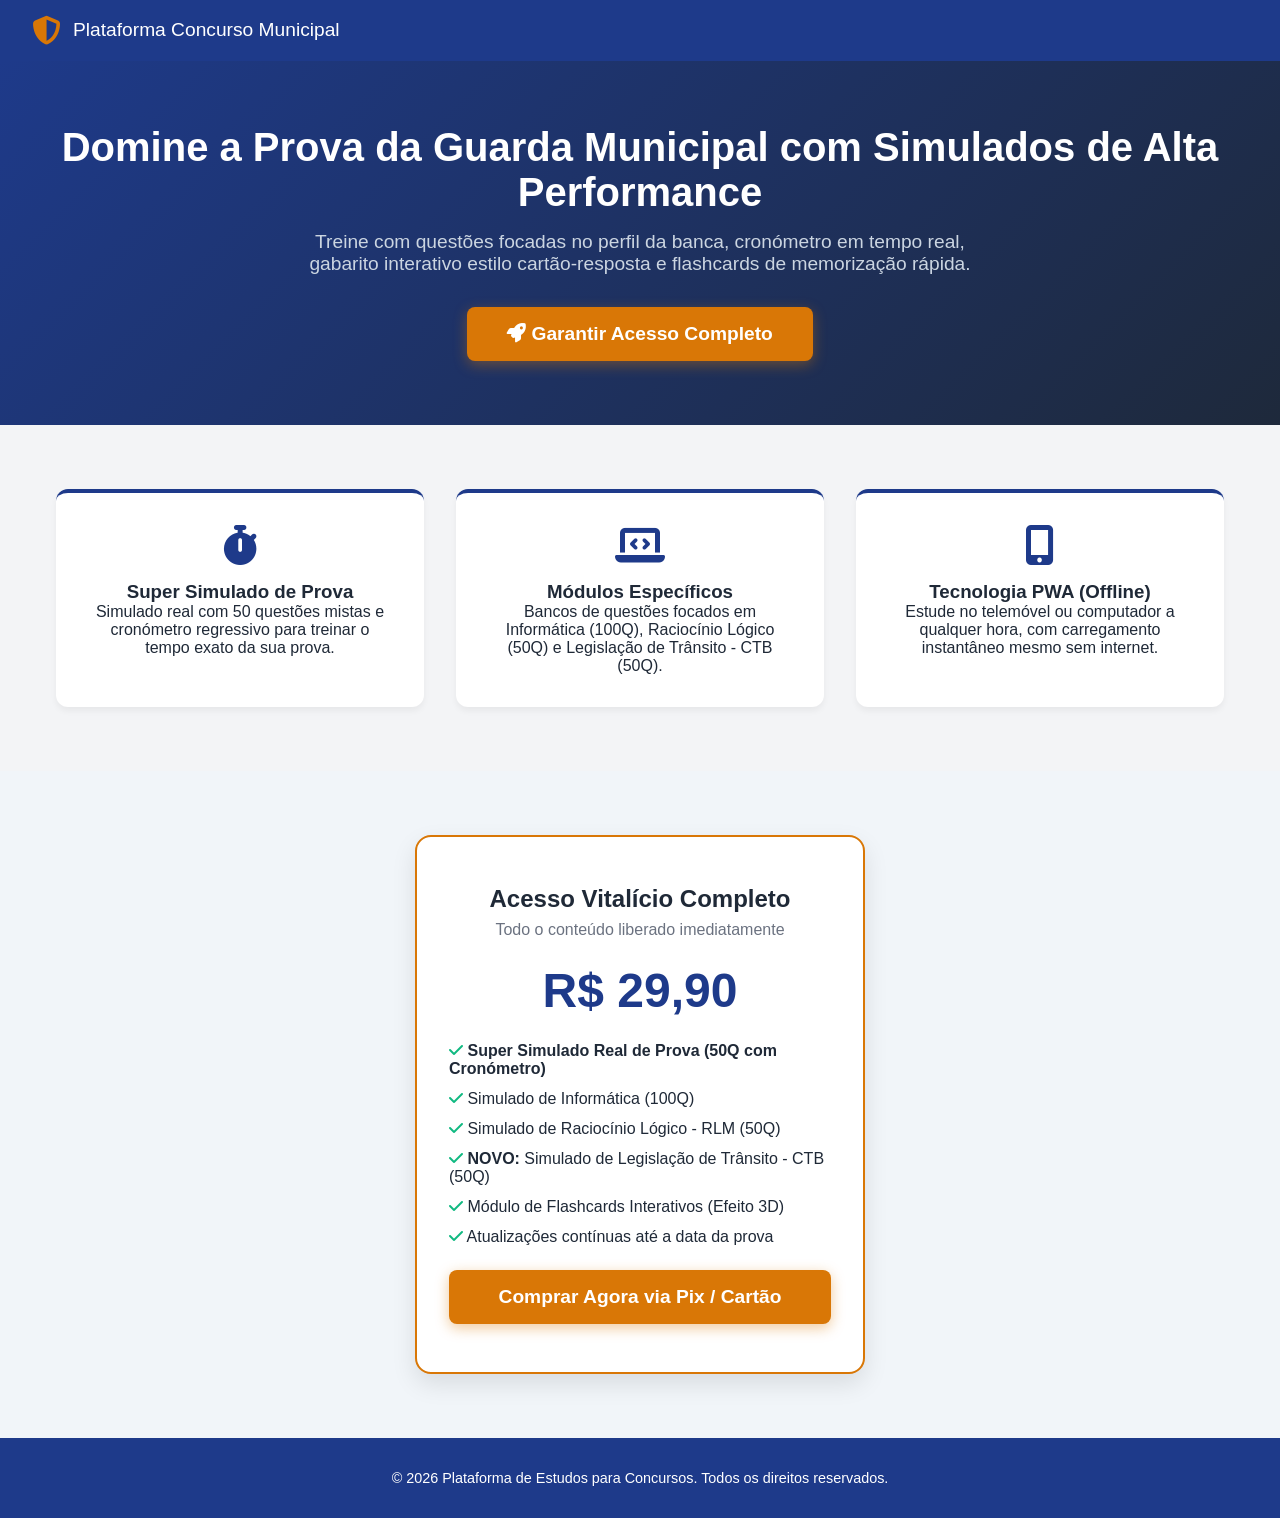
<file: landing.html>
<!DOCTYPE html>
<html lang="pt-BR">

<head>
    <meta charset="UTF-8">
    <meta name="viewport" content="width=device-width, initial-scale=1.0">
    <title>Simulado Estratégico - Concurso Guarda Municipal</title>
    <link rel="stylesheet" href="style.css">
    <link rel="stylesheet" href="https://cdnjs.cloudflare.com/ajax/libs/font-awesome/6.4.0/css/all.min.css">
    <style>
        .hero-section {
            background: linear-gradient(135deg, var(--primary), #1e293b);
            color: white;
            padding: 4rem 1rem;
            text-align: center;
        }

        .hero-section h1 {
            font-size: 2.5rem;
            margin-bottom: 1rem;
        }

        .hero-section p {
            font-size: 1.2rem;
            color: #cbd5e1;
            max-width: 700px;
            margin: 0 auto 2rem auto;
        }

        .cta-button {
            background-color: var(--secondary);
            color: white;
            padding: 1rem 2.5rem;
            font-size: 1.2rem;
            font-weight: bold;
            border-radius: 0.5rem;
            text-decoration: none;
            display: inline-block;
            transition: transform 0.2s, filter 0.2s;
            box-shadow: 0 4px 14px rgba(217, 119, 6, 0.4);
        }

        .cta-button:hover {
            transform: translateY(-2px);
            filter: brightness(1.1);
        }

        .features-container {
            max-width: 1200px;
            margin: 4rem auto;
            padding: 0 1rem;
            display: grid;
            grid-template-columns: repeat(auto-fit, minmax(300px, 1fr));
            gap: 2rem;
        }

        .feature-box {
            background: white;
            padding: 2rem;
            border-radius: 0.75rem;
            box-shadow: 0 4px 6px rgba(0, 0, 0, 0.05);
            text-align: center;
            border-top: 4px solid var(--primary);
        }

        .feature-box i {
            font-size: 2.5rem;
            color: var(--primary);
            margin-bottom: 1rem;
        }

        .pricing-section {
            background-color: #f1f5f9;
            padding: 4rem 1rem;
            text-align: center;
        }

        .price-card {
            background: white;
            max-width: 450px;
            margin: 0 auto;
            padding: 3rem 2rem;
            border-radius: 1rem;
            box-shadow: 0 10px 25px rgba(0, 0, 0, 0.1);
            border: 2px solid var(--secondary);
        }

        .price-value {
            font-size: 3rem;
            font-weight: bold;
            color: var(--primary);
            margin: 1.5rem 0;
        }
    </style>
</head>

<body>

    <!-- Header Simples -->
    <header class="app-header">
        <div class="logo-area">
            <i class="fa-solid fa-shield-halved"></i>
            <span>Plataforma Concurso Municipal</span>
        </div>
    </header>

    <!-- Hero Section -->
    <section class="hero-section">
        <h1>Domine a Prova da Guarda Municipal com Simulados de Alta Performance</h1>
        <p>Treine com questões focadas no perfil da banca, cronómetro em tempo real, gabarito interativo estilo
            cartão-resposta e flashcards de memorização rápida.</p>
        <a href="#comprar" class="cta-button"><i class="fa-solid fa-rocket"></i> Garantir Acesso Completo</a>
    </section>

    <!-- Recursos / Benefícios -->
    <div class="features-container">
        <div class="feature-box">
            <i class="fa-solid fa-stopwatch"></i>
            <h3>Super Simulado de Prova</h3>
            <p>Simulado real com 50 questões mistas e cronómetro regressivo para treinar o tempo exato da sua prova.</p>
        </div>
        <div class="feature-box">
            <i class="fa-solid fa-laptop-code"></i>
            <h3>Módulos Específicos</h3>
            <p>Bancos de questões focados em Informática (100Q), Raciocínio Lógico (50Q) e Legislação de Trânsito - CTB
                (50Q).</p>
        </div>
        <div class="feature-box">
            <i class="fa-solid fa-mobile-screen-button"></i>
            <h3>Tecnologia PWA (Offline)</h3>
            <p>Estude no telemóvel ou computador a qualquer hora, com carregamento instantâneo mesmo sem internet.</p>
        </div>
    </div>

    <!-- Secção de Preço / Checkout -->
    <section id="comprar" class="pricing-section">
        <div class="price-card">
            <h2>Acesso Vitalício Completo</h2>
            <p style="color: var(--text-muted); margin-top: 0.5rem;">Todo o conteúdo liberado imediatamente</p>
            <div class="price-value">R$ 29,90</div>
            <ul
                style="text-align: left; list-style: none; margin: 1.5rem 0; display: flex; flex-direction: column; gap: 0.75rem;">
                <li><i class="fa-solid fa-check" style="color: var(--success);"></i> <strong>Super Simulado Real de
                        Prova (50Q com Cronómetro)</strong></li>
                <li><i class="fa-solid fa-check" style="color: var(--success);"></i> Simulado de Informática (100Q)</li>
                <li><i class="fa-solid fa-check" style="color: var(--success);"></i> Simulado de Raciocínio Lógico - RLM
                    (50Q)</li>
                <li><i class="fa-solid fa-check" style="color: var(--success);"></i> <strong>NOVO:</strong> Simulado de
                    Legislação de Trânsito - CTB (50Q)</li>
                <li><i class="fa-solid fa-check" style="color: var(--success);"></i> Módulo de Flashcards Interativos
                    (Efeito 3D)</li>
                <li><i class="fa-solid fa-check" style="color: var(--success);"></i> Atualizações contínuas até a data
                    da prova</li>
            </ul>
            <a href="https://pay.kiwify.com.br/cSPyJ01" class="cta-button"
                style="width: 100%; text-align: center; box-sizing: border-box;">Comprar Agora via Pix / Cartão</a>
        </div>
    </section>

    <!-- Rodapé -->
    <footer style="text-align: center; padding: 2rem; background: var(--primary); color: white; font-size: 0.9rem;">
        <p>&copy; 2026 Plataforma de Estudos para Concursos. Todos os direitos reservados.</p>
    </footer>

</body>

</html>
</file>
<file: style.css>
:root {
    --primary: #1e3a8a;
    /* Azul Marinho */
    --secondary: #d97706;
    /* Dourado / Laranja corporativo */
    --bg-color: #f3f4f6;
    --card-bg: #ffffff;
    --text-main: #1f2937;
    --text-muted: #6b7280;
    --success: #10b981;
    --danger: #ef4444;
}

* {
    margin: 0;
    padding: 0;
    box-sizing: border-box;
    font-family: 'Segoe UI', Tahoma, Geneva, Verdana, sans-serif;
}

body {
    background-color: var(--bg-color);
    color: var(--text-main);
    display: flex;
    flex-direction: column;
    min-height: 100vh;
}

/* Header */
.app-header {
    background-color: var(--primary);
    color: white;
    padding: 1rem 2rem;
    display: flex;
    flex-direction: column;
    gap: 1rem;
    box-shadow: 0 4px 6px rgba(0, 0, 0, 0.1);
}

.logo-area {
    display: flex;
    align-items: center;
    gap: 0.75rem;
    font-size: 1.2rem;
}

.logo-area i {
    color: var(--secondary);
    font-size: 1.8rem;
}

.nav-tabs {
    display: flex;
    gap: 0.5rem;
    flex-wrap: wrap;
}

.tab-btn {
    background: transparent;
    border: none;
    color: #cbd5e1;
    padding: 0.5rem 1rem;
    border-radius: 0.375rem;
    cursor: pointer;
    font-weight: 600;
    transition: all 0.2s;
}

.tab-btn:hover,
.tab-btn.active {
    background-color: var(--secondary);
    color: white;
}

/* Container Principal */
.app-container {
    max-width: 1200px;
    width: 100%;
    margin: 2rem auto;
    padding: 0 1rem;
    flex: 1;
}

.content-section {
    display: none;
}

.content-section.active {
    display: block;
}

/* Cards genéricos */
.card {
    background-color: var(--card-bg);
    border-radius: 0.5rem;
    padding: 1.5rem;
    box-shadow: 0 1px 3px rgba(0, 0, 0, 0.1);
    margin-bottom: 1.5rem;
}

/* Botões */
.btn {
    padding: 0.75rem 1.5rem;
    border: none;
    border-radius: 0.375rem;
    cursor: pointer;
    font-weight: bold;
    display: inline-flex;
    align-items: center;
    gap: 0.5rem;
    transition: filter 0.2s;
}

.btn:hover {
    filter: brightness(0.9);
}

.primary-btn {
    background-color: var(--primary);
    color: white;
}

.secondary-btn {
    background-color: #e5e7eb;
    color: var(--text-main);
}

.danger-btn {
    background-color: var(--danger);
    color: white;
}

.badge {
    background-color: #dbeafe;
    color: var(--primary);
    padding: 0.25rem 0.75rem;
    border-radius: 1rem;
    font-size: 0.85rem;
    font-weight: 600;
}

/* Simulado Layout */
.simulado-top-bar {
    display: flex;
    justify-content: space-between;
    align-items: center;
    margin-bottom: 1rem;
}

.timer-badge {
    background-color: #fee2e2;
    color: var(--danger);
    padding: 0.5rem 1rem;
    border-radius: 0.375rem;
    font-weight: bold;
}

.quiz-layout {
    display: grid;
    grid-template-columns: 1fr 300px;
    gap: 1.5rem;
}

@media(max-width: 768px) {
    .quiz-layout {
        grid-template-columns: 1fr;
    }
}

.options-list {
    display: flex;
    flex-direction: column;
    gap: 0.75rem;
    margin: 1.5rem 0;
}

.option-item {
    padding: 0.75rem 1rem;
    border: 2px solid #e5e7eb;
    border-radius: 0.375rem;
    cursor: pointer;
    transition: all 0.2s;
}

.option-item:hover {
    border-color: var(--primary);
    background-color: #f8fafc;
}

.option-item.selected {
    border-color: var(--primary);
    background-color: #eff6ff;
    font-weight: 600;
}

.quiz-nav-buttons {
    display: flex;
    justify-content: space-between;
}

.q-grid {
    display: grid;
    grid-template-columns: repeat(5, 1fr);
    gap: 0.5rem;
    margin: 1rem 0;
    max-height: 250px;
    overflow-y: auto;
}

.q-dot {
    width: 36px;
    height: 36px;
    border: 1px solid #d1d5db;
    background: white;
    border-radius: 0.25rem;
    cursor: pointer;
    font-weight: bold;
    font-size: 0.85rem;
}

.q-dot.answered {
    background-color: #d1fae5;
    border-color: var(--success);
    color: #065f46;
}

.q-dot.current {
    border-color: var(--primary);
    box-shadow: 0 0 0 2px var(--primary);
}

/* Flashcards */
.flashcard-container {
    max-width: 600px;
    margin: 0 auto;
}

.flashcard {
    height: 250px;
    perspective: 1000px;
    cursor: pointer;
    background: transparent;
    box-shadow: none;
    padding: 0;
}

.flashcard-inner {
    position: relative;
    width: 100%;
    height: 100%;
    text-align: center;
    transition: transform 0.6s;
    transform-style: preserve-3d;
    background: white;
    border-radius: 0.5rem;
    box-shadow: 0 4px 6px rgba(0, 0, 0, 0.1);
    display: flex;
    align-items: center;
    justify-content: center;
    padding: 2rem;
}

.flashcard.flipped .flashcard-inner {
    transform: rotateY(180deg);
}

.flashcard-front,
.flashcard-back {
    position: absolute;
    width: 100%;
    height: 100%;
    backface-visibility: hidden;
    display: flex;
    flex-direction: column;
    justify-content: center;
    align-items: center;
    padding: 1.5rem;
    gap: 1rem;
}

.flashcard-back {
    transform: rotateY(180deg);
    background-color: #fff9c4;
    /* Fundo amarelo suave para a resposta */
    color: #333333;
    /* Texto escuro para leitura confortável */
    border: 2px solid #fbc02d;
    /* Borda amarelada elegante */
    border-radius: 0.5rem;
}

.flip-hint {
    font-size: 0.8rem;
    color: var(--text-muted);
}

.flashcard-controls {
    display: flex;
    justify-content: space-between;
    margin-top: 1rem;
}

/* Resumos e Stats */
.resumos-grid,
.stats-grid {
    display: grid;
    grid-template-columns: repeat(auto-fit, minmax(280px, 1fr));
    gap: 1.5rem;
}

.stat-card {
    text-align: center;
}

.stat-number {
    font-size: 2.5rem;
    font-weight: bold;
    color: var(--primary);
    margin-top: 0.5rem;
}

.hidden {
    display: none !important;
}

.text-center {
    text-align: center;
}

.score-badge {
    font-size: 3rem;
    font-weight: bold;
    color: var(--secondary);
    margin: 1rem 0;
}

.materias-grid {
    display: grid;
    grid-template-columns: repeat(auto-fit, minmax(250px, 1fr));
    gap: 1rem;
    margin-top: 1.5rem;
}

.materia-filter-btn {
    justify-content: center;
    padding: 1rem;
    text-align: center;
}

nav.nav-tabs a.tab-btn {
    text-decoration: none;
    display: inline-flex;
    align-items: center;
    gap: 8px;
    box-sizing: border-box;
}

/* Classes de Controle do Simulado RLM */
#rlm-section .hidden {
    display: none !important;
}

#rlm-section .text-center {
    text-align: center;
}

/* Garante o layout em grid da prova (pergunta na esquerda, gabarito na direita) */
#rlm-section .quiz-layout {
    display: grid;
    grid-template-columns: 1fr 300px;
    gap: 20px;
    margin-top: 20px;
}

@media (max-width: 900px) {
    #rlm-section .quiz-layout {
        grid-template-columns: 1fr;
    }
}

/* Estilo dos botões de opções de resposta */
#rlm-options-container {
    display: flex;
    flex-direction: column;
    gap: 12px;
    margin: 20px 0;
}

#rlm-options-container .option-btn {
    text-align: left;
    padding: 12px 16px;
    border: 2px solid #e2e8f0;
    background: #ffffff;
    border-radius: 8px;
    cursor: pointer;
    font-size: 15px;
    transition: all 0.2s ease;
    color: #2d3748;
}

#rlm-options-container .option-btn:hover {
    border-color: #2b6cb0;
    background: #f7fafc;
}

#rlm-options-container .option-btn.selected {
    border-color: #2b6cb0;
    background: #ebf8ff;
    color: #2b6cb0;
    font-weight: 600;
}

/* Grade de numeração das questões no gabarito lateral */
#rlm-question-grid {
    display: grid;
    grid-template-columns: repeat(5, 1fr);
    gap: 8px;
    margin: 15px 0;
}

#rlm-question-grid .q-box {
    aspect-ratio: 1;
    display: flex;
    align-items: center;
    justify-content: center;
    background: #edf2f7;
    border: 1px solid #cbd5e0;
    border-radius: 4px;
    font-size: 13px;
    font-weight: bold;
    cursor: pointer;
    color: #4a5568;
    transition: background 0.2s;
}

#rlm-question-grid .q-box:hover {
    background: #e2e8f0;
}

#rlm-question-grid .q-box.answered {
    background: #3182ce;
    color: white;
    border-color: #2b6cb0;
}

/* Badge de pontuação final */
#rlm-result-area .score-badge {
    font-size: 36px;
    font-weight: bold;
    color: #2b6cb0;
    margin: 20px 0;
}

/* ========================================== */
/* ESTILOS DO SIMULADO DE INFORMÁTICA (Espelho do RLM) */
/* ========================================== */

#info-section .hidden {
    display: none !important;
}

#info-section .text-center {
    text-align: center;
}

#info-section .quiz-layout {
    display: grid;
    grid-template-columns: 1fr 300px;
    gap: 20px;
    margin-top: 20px;
}

@media (max-width: 900px) {
    #info-section .quiz-layout {
        grid-template-columns: 1fr;
    }
}

#info-options-container {
    display: flex;
    flex-direction: column;
    gap: 12px;
    margin: 20px 0;
}

#info-options-container .option-btn {
    text-align: left;
    padding: 12px 16px;
    border: 2px solid #e2e8f0;
    background: #ffffff;
    border-radius: 8px;
    cursor: pointer;
    font-size: 15px;
    transition: all 0.2s ease;
    color: #2d3748;
}

#info-options-container .option-btn:hover {
    border-color: #2b6cb0;
    background: #f7fafc;
}

#info-options-container .option-btn.selected {
    border-color: #2b6cb0;
    background: #ebf8ff;
    color: #2b6cb0;
    font-weight: 600;
}

#info-question-grid {
    display: grid;
    grid-template-columns: repeat(5, 1fr);
    gap: 8px;
    margin: 15px 0;
}

#info-question-grid .q-box {
    aspect-ratio: 1;
    display: flex;
    align-items: center;
    justify-content: center;
    background: #edf2f7;
    border: 1px solid #cbd5e0;
    border-radius: 4px;
    font-size: 13px;
    font-weight: bold;
    cursor: pointer;
    color: #4a5568;
    transition: background 0.2s;
}

#info-question-grid .q-box:hover {
    background: #e2e8f0;
}

#info-question-grid .q-box.answered {
    background: #3182ce;
    color: white;
    border-color: #2b6cb0;
}

#info-result-area .score-badge {
    font-size: 36px;
    font-weight: bold;
    color: #2b6cb0;
    margin: 20px 0;
}



/* ==========================================
   ESTILOS DO SIMULADO DE CTB
   ========================================== */

#ctb-section .options-list {
    display: flex;
    flex-direction: column;
    gap: 0.75rem;
    margin-top: 1rem;
}

#ctb-section .option-btn {
    display: block;
    width: 100%;
    padding: 1rem 1.2rem;
    background-color: #f8fafc;
    border: 2px solid #e2e8f0;
    border-radius: 8px;
    font-size: 0.98rem;
    color: #1e293b;
    text-align: left;
    cursor: pointer;
    transition: all 0.2s ease-in-out;
}

#ctb-section .option-btn:hover {
    background-color: #f1f5f9;
    border-color: #cbd5e1;
}

#ctb-section .option-btn.selected {
    background-color: #ebf8ff;
    border-color: #3182ce;
    color: #2b6cb0;
    font-weight: 600;
}

#ctb-question-grid.q-grid {
    display: grid;
    grid-template-columns: repeat(auto-fill, minmax(40px, 1fr));
    gap: 0.5rem;
    margin-top: 1rem;
}

#ctb-question-grid .q-dot {
    height: 38px;
    display: flex;
    align-items: center;
    justify-content: center;
    background-color: #edf2f7;
    border: 1px solid #cbd5e0;
    border-radius: 6px;
    font-weight: bold;
    cursor: pointer;
    transition: all 0.2s;
}

#ctb-question-grid .q-dot:hover {
    background-color: #e2e8f0;
}

#ctb-question-grid .q-dot.answered {
    background-color: #3182ce;
    color: white;
    border-color: #2b6cb0;
}

.btn.success-btn {
    background-color: #38a169;
    color: white;
    border: none;
    padding: 0.8rem 1.5rem;
    border-radius: 6px;
    font-weight: 600;
    cursor: pointer;
}

.btn.success-btn:hover {
    background-color: #2f855a;
}

/* Caixa de Feedback e Explicação */
.feedback-box {
    margin-top: 15px;
    padding: 14px 16px;
    border-radius: 8px;
    font-size: 0.95rem;
    line-height: 1.5;
    box-shadow: 0 2px 4px rgba(0, 0, 0, 0.05);
}

/* Quando acerta: Fundo Azul Suave / Destaque */
.feedback-box.correto {
    background-color: #ebf8ff;
    /* Azul bem suave */
    border: 1px solid #3182ce;
    /* Borda azul */
    color: #2b6cb0;
}

/* Quando erra: Fundo Amarelo Suave (ou se preferir tom de alerta) */
.feedback-box.incorreto {
    background-color: #fefcbf;
    /* Amarelo suave tipo post-it */
    border: 1px solid #d69e2e;
    /* Borda amarela/dourada escura */
    color: #744210;
}

.feedback-status {
    font-weight: bold;
    font-size: 1.05rem;
    margin-bottom: 6px;
}

.feedback-text {
    color: #2d3748;
    /* Texto da explicação bem legível */
}

/* Estilos para os botões de opção após a resposta */
#ctb-section .option-btn.correta {
    background-color: #f0fff4 !important;
    /* Verde bem suave */
    border-color: #38a169 !important;
    /* Borda verde */
    color: #22543d !important;
    font-weight: 600;
}

#ctb-section .option-btn.errada {
    background-color: #fff5f5 !important;
    /* Vermelho bem suave */
    border-color: #e53e3e !important;
    /* Borda vermelha */
    color: #9b2c2c !important;
    font-weight: 600;
}

/* Estilização da barra de rolagem da prova */
.prova-scroll-box::-webkit-scrollbar {
    width: 8px;
}

.prova-scroll-box::-webkit-scrollbar-track {
    background: #f1f5f9;
    border-radius: 4px;
}

.prova-scroll-box::-webkit-scrollbar-thumb {
    background: #cbd5e1;
    border-radius: 4px;
}

.prova-scroll-box::-webkit-scrollbar-thumb:hover {
    background: #94a3b8;
}

/* ==========================================
   ESTILOS ADICIONAIS PARA O SIMULADO LEI 1416
   ========================================== */

#lei1416-section .options-list,
#lei1416-options-container {
    display: flex;
    flex-direction: column;
    gap: 0.75rem;
    margin-top: 1rem;
}

#lei1416-section .option-btn,
#lei1416-options-container .option-btn {
    display: block;
    width: 100%;
    padding: 1rem 1.2rem;
    background-color: #f8fafc;
    border: 2px solid #e2e8f0;
    border-radius: 8px;
    font-size: 0.98rem;
    color: #1e293b;
    text-align: left;
    cursor: pointer;
    transition: all 0.2s ease-in-out;
}

#lei1416-section .option-btn:hover,
#lei1416-options-container .option-btn:hover {
    background-color: #f1f5f9;
    border-color: #cbd5e1;
}

#lei1416-section .option-btn.selected,
#lei1416-options-container .option-btn.selected {
    background-color: #ebf8ff;
    border-color: #3182ce;
    color: #2b6cb0;
    font-weight: 600;
}

#lei1416-section .option-btn.correta,
#lei1416-options-container .option-btn.correta {
    background-color: #f0fff4 !important;
    border-color: #38a169 !important;
    color: #22543d !important;
    font-weight: 600;
}

#lei1416-section .option-btn.errada,
#lei1416-options-container .option-btn.errada {
    background-color: #fff5f5 !important;
    border-color: #e53e3e !important;
    color: #9b2c2c !important;
    font-weight: 600;
}

/* ==========================================
   ESTILOS PARA O SIMULADO LEGISLAÇÃO ESPECÍFICA (200Q)
   ========================================== */

#especificas-section .options-list,
#especificas-options-container {
    display: flex;
    flex-direction: column;
    gap: 0.75rem;
    margin-top: 1rem;
}

#especificas-section .option-btn,
#especificas-options-container .option-btn {
    display: block;
    width: 100%;
    padding: 1rem 1.2rem;
    background-color: #f8fafc;
    border: 2px solid #e2e8f0;
    border-radius: 8px;
    font-size: 0.98rem;
    color: #1e293b;
    text-align: left;
    cursor: pointer;
    transition: all 0.2s ease-in-out;
}

#especificas-section .option-btn:hover,
#especificas-options-container .option-btn:hover {
    background-color: #f1f5f9;
    border-color: #cbd5e1;
}

#especificas-section .option-btn.selected,
#especificas-options-container .option-btn.selected {
    background-color: #ebf8ff;
    border-color: #3182ce;
    color: #2b6cb0;
    font-weight: 600;
}

#especificas-section .option-btn.correta,
#especificas-options-container .option-btn.correta {
    background-color: #f0fff4 !important;
    border-color: #38a169 !important;
    color: #22543d !important;
    font-weight: 600;
}

#especificas-section .option-btn.errada,
#especificas-options-container .option-btn.errada {
    background-color: #fff5f5 !important;
    border-color: #e53e3e !important;
    color: #9b2c2c !important;
    font-weight: 600;
}

#especificas-gabarito-list {
    max-height: 400px;   /* altura máxima visível */
    overflow-y: auto;    /* ativa a barra de rolagem vertical */
    padding-right: 8px;  /* espaço para não colar na scrollbar */
    margin-top: 0.5rem;  /* separação do título */
    border: 1px solid #e2e8f0; /* borda leve para destacar */
    border-radius: 6px;  /* cantos arredondados */
}



/* ========================================== */
/* RESPONSIVIDADE PARA DIFERENTES ECRÃS        */
/* ========================================== */

/* Para Tablets e Ecrãs Médios (até 900px) */
@media (max-width: 900px) {
    .app-container {
        padding: 10px;
    }

    .quiz-layout {
        grid-template-columns: 1fr;
        /* Coloca a barra lateral de questões abaixo da pergunta */
    }

    .app-header {
        flex-direction: column;
        gap: 1rem;
        text-align: center;
        padding: 1rem;
    }

    .nav-tabs {
        overflow-x: auto;
        width: 100%;
        justify-content: flex-start;
        padding-bottom: 5px;
    }

    .tab-btn {
        white-space: nowrap;
        flex-shrink: 0;
    }
}

/* Para Telemóveis (até 600px) */
@media (max-width: 600px) {
    .app-header h1 {
        font-size: 1.2rem;
    }

    .stats-grid {
        grid-template-columns: 1fr;
        /* Os cards de estatísticas ficam um abaixo do outro */
    }

    .materias-grid {
        grid-template-columns: 1fr;
        /* Os botões do Super Simulado ocupam a largura toda */
    }

    .quiz-nav-buttons {
        flex-direction: column;
        gap: 0.5rem;
    }

    .quiz-nav-buttons button {
        width: 100%;
    }

    .option-item {
        padding: 0.75rem;
        font-size: 0.95rem;
    }
}
</file>
